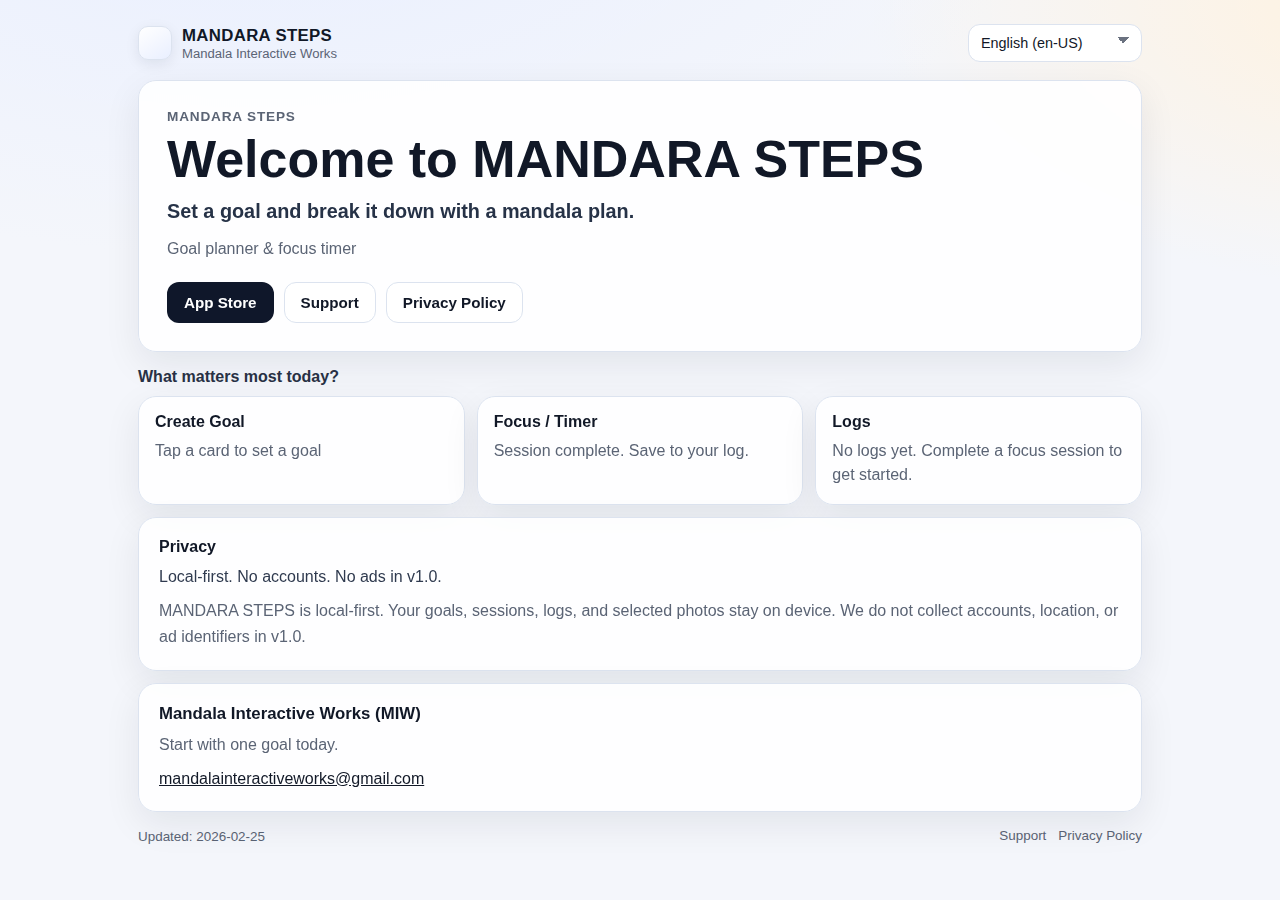
<file: index.html>
<!doctype html>
<html lang="en">
<head>
  <meta charset="utf-8" />
  <meta name="viewport" content="width=device-width, initial-scale=1" />
  <title>MANDARA STEPS | Goal planner & focus timer</title>
  <meta name="description" content="Set a goal and break it down with a mandala plan. Local-first. No accounts. No ads in v1.0." />
  <meta name="robots" content="index,follow" />

  <meta property="og:type" content="website" />
  <meta property="og:site_name" content="Mandala Interactive Works" />
  <meta property="og:title" content="MANDARA STEPS | Goal planner & focus timer" />
  <meta property="og:description" content="Set a goal and break it down with a mandala plan." />
  <meta property="og:url" content="https://mandalainteractiveworks.github.io/" />
  <meta property="og:image" content="https://mandalainteractiveworks.github.io/assets/img/og-cover.png" />

  <meta name="twitter:card" content="summary_large_image" />
  <meta name="twitter:title" content="MANDARA STEPS | Goal planner & focus timer" />
  <meta name="twitter:description" content="Set a goal and break it down with a mandala plan." />
  <meta name="twitter:image" content="https://mandalainteractiveworks.github.io/assets/img/og-cover.png" />

  <link rel="canonical" href="https://mandalainteractiveworks.github.io/" />
  <link rel="alternate" hreflang="x-default" href="https://mandalainteractiveworks.github.io/" />

  <link rel="icon" type="image/png" sizes="16x16" href="/assets/favicon/favicon-16x16.png" />
  <link rel="icon" type="image/png" sizes="32x32" href="/assets/favicon/favicon-32x32.png" />
  <link rel="apple-touch-icon" sizes="180x180" href="/assets/favicon/apple-touch-icon.png" />

  <link rel="stylesheet" href="/assets/css/site.css" />

  <script type="application/ld+json">
  {
    "@context": "https://schema.org",
    "@graph": [
      {
        "@type": "Organization",
        "name": "Mandala Interactive Works",
        "url": "https://mandalainteractiveworks.github.io/",
        "logo": "https://mandalainteractiveworks.github.io/assets/favicon/apple-touch-icon.png",
        "email": "mandalainteractiveworks@gmail.com"
      },
      {
        "@type": "SoftwareApplication",
        "name": "MANDARA STEPS",
        "operatingSystem": "iOS",
        "applicationCategory": "ProductivityApplication",
        "publisher": {
          "@type": "Organization",
          "name": "Mandala Interactive Works"
        },
        "url": "https://apps.apple.com/app/id6758521973"
      }
    ]
  }
  </script>
</head>
<body data-page="home">
  <div class="page">
    <header class="topbar">
      <a class="brand" href="/" data-keep-locale>
        <span class="brand-mark" aria-hidden="true"></span>
        <span>
          <p class="brand-title">MANDARA STEPS</p>
          <p class="brand-sub">Mandala Interactive Works</p>
        </span>
      </a>
      <select class="locale-select" id="locale-select" aria-label="Language"></select>
    </header>

    <main>
      <section class="hero card">
        <p class="hero-eyebrow" data-i18n="appName">MANDARA STEPS</p>
        <h1 data-i18n="heroTitle">Welcome to MANDARA STEPS</h1>
        <p class="hero-subtitle" data-i18n="heroSubtitle">Set a goal and break it down with a mandala plan.</p>
        <p class="hero-tagline" data-i18n="appTagline">Goal planner & focus timer</p>
        <div class="actions">
          <a class="btn primary" data-appstore-link href="https://apps.apple.com/app/id6758521973" target="_blank" rel="noopener noreferrer" data-i18n="ctaAppStore">App Store</a>
          <a class="btn ghost" href="/support.html" data-keep-locale data-i18n="navSupport">Support</a>
          <a class="btn ghost" href="/privacy.html" data-keep-locale data-i18n="navPrivacy">Privacy Policy</a>
        </div>
      </section>

      <section class="features-wrap">
        <h2 class="section-heading" data-i18n="featuresHeading">What matters most today?</h2>
        <div class="features-grid">
          <article class="feature-card card">
            <h2 data-i18n="featureGoalTitle">Create Goal</h2>
            <p data-i18n="featureGoalBody">Tap a card to set a goal</p>
          </article>
          <article class="feature-card card">
            <h2 data-i18n="featureFocusTitle">Focus / Timer</h2>
            <p data-i18n="featureFocusBody">Session complete. Save to your log.</p>
          </article>
          <article class="feature-card card">
            <h2 data-i18n="featureLogsTitle">Logs</h2>
            <p data-i18n="featureLogsBody">No logs yet. Complete a focus session to get started.</p>
          </article>
        </div>
      </section>

      <section class="trust card">
        <h2 data-i18n="trustTitle">Privacy</h2>
        <p data-i18n="trustBody">Local-first. No accounts. No ads in v1.0.</p>
        <p class="muted" data-i18n="trustDetail">MANDARA STEPS is local-first. Your goals, sessions, logs, and selected photos stay on device. We do not collect accounts, location, or ad identifiers in v1.0.</p>
      </section>

      <section class="publisher card">
        <h2 data-i18n="publisherHeading">Mandala Interactive Works (MIW)</h2>
        <p data-i18n="publisherMission">Start with one goal today.</p>
        <p><a href="mailto:mandalainteractiveworks@gmail.com">mandalainteractiveworks@gmail.com</a></p>
      </section>
    </main>

    <footer class="page-footer">
      <span>Updated: <time data-updated-at>2026-02-25</time></span>
      <nav class="footer-links">
        <a href="/support.html" data-keep-locale data-i18n="navSupport">Support</a>
        <a href="/privacy.html" data-keep-locale data-i18n="navPrivacy">Privacy Policy</a>
      </nav>
    </footer>
  </div>

  <script defer src="/assets/js/i18n.js"></script>
  <script defer src="/assets/js/site.js"></script>
</body>
</html>
</file>
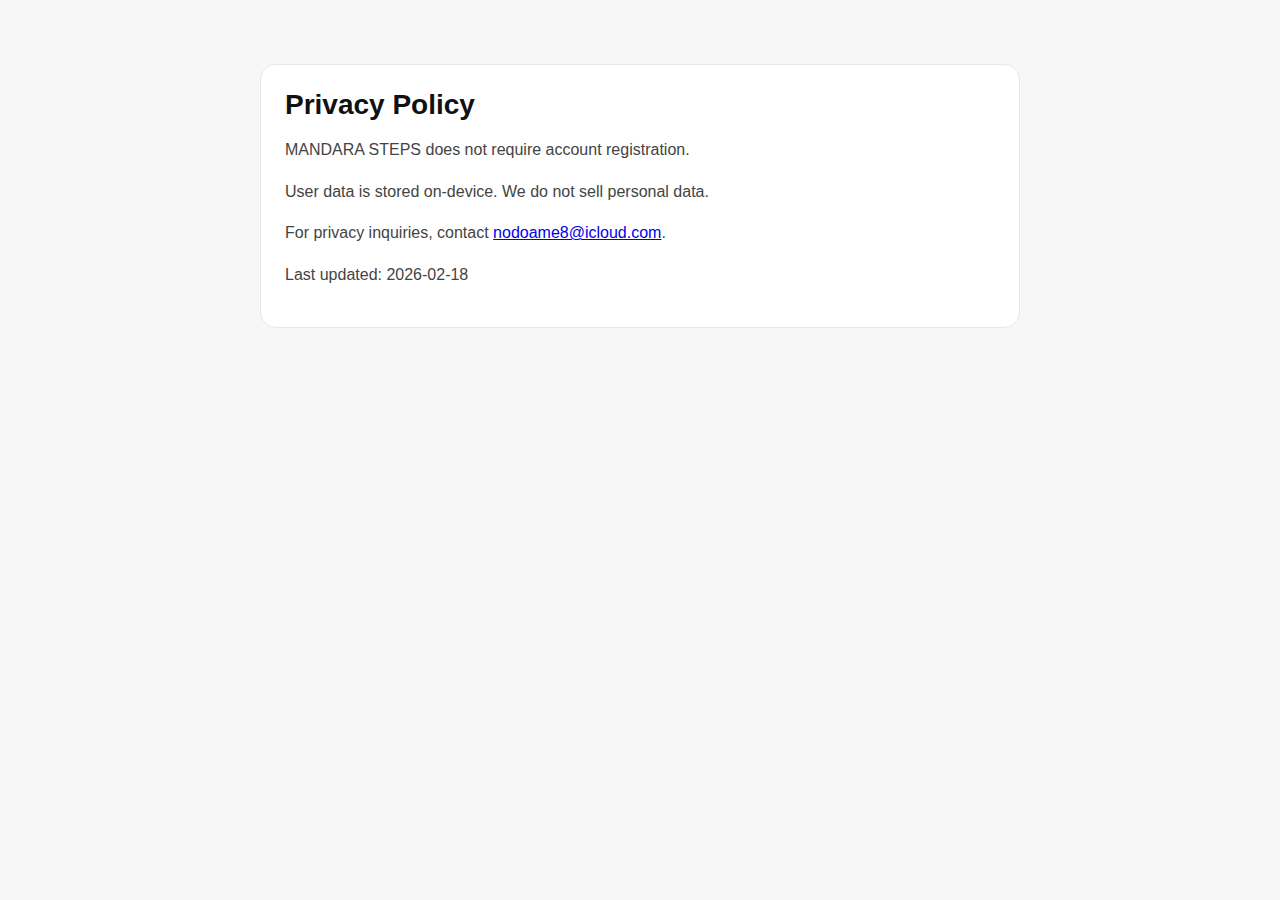
<file: privacy.html>
<!doctype html>
<html lang="en">
<head>
  <meta charset="utf-8" />
  <meta name="viewport" content="width=device-width, initial-scale=1" />
  <title>Privacy Policy | MANDARA STEPS</title>
  <style>
    body{font-family:-apple-system,BlinkMacSystemFont,"Segoe UI",Roboto,sans-serif;background:#f7f7f8;color:#111;margin:0}
    main{max-width:760px;margin:64px auto;padding:0 20px}
    .card{background:#fff;border:1px solid #e8e8ea;border-radius:16px;padding:24px}
    h1{margin:0 0 8px;font-size:28px}
    p,li{line-height:1.6;color:#444}
  </style>
</head>
<body>
  <main>
    <section class="card">
      <h1>Privacy Policy</h1>
      <p>MANDARA STEPS does not require account registration.</p>
      <p>User data is stored on-device. We do not sell personal data.</p>
      <p>For privacy inquiries, contact <a href="mailto:nodoame8@icloud.com">nodoame8@icloud.com</a>.</p>
      <p>Last updated: 2026-02-18</p>
    </section>
  </main>
</body>
</html>
</file>
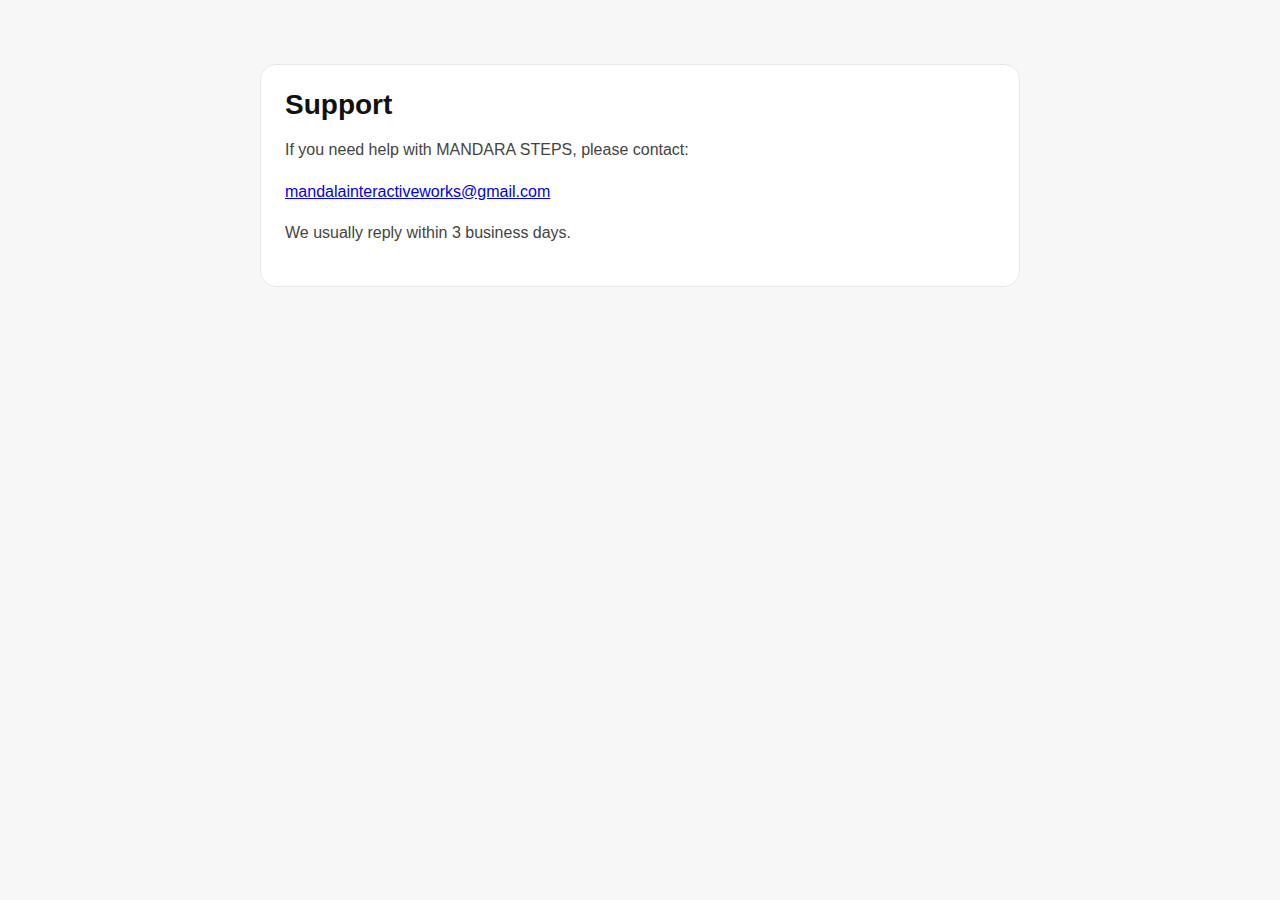
<file: support.html>
<!doctype html>
<html lang="en">
<head>
  <meta charset="utf-8" />
  <meta name="viewport" content="width=device-width, initial-scale=1" />
  <title>Support | MANDARA STEPS</title>
  <style>
    body{font-family:-apple-system,BlinkMacSystemFont,"Segoe UI",Roboto,sans-serif;background:#f7f7f8;color:#111;margin:0}
    main{max-width:760px;margin:64px auto;padding:0 20px}
    .card{background:#fff;border:1px solid #e8e8ea;border-radius:16px;padding:24px}
    h1{margin:0 0 8px;font-size:28px}
    p,li{line-height:1.6;color:#444}
  </style>
</head>
<body>
  <main>
    <section class="card">
      <h1>Support</h1>
      <p>If you need help with MANDARA STEPS, please contact:</p>
      <p><a href="mailto:mandalainteractiveworks@gmail.com">mandalainteractiveworks@gmail.com</a></p>
      <p>We usually reply within 3 business days.</p>
    </section>
  </main>
</body>
</html>
</file>
<file: assets/css/site.css>
:root {
  --bg: #f4f6fb;
  --bg-accent: #e9efff;
  --surface: rgba(255, 255, 255, 0.88);
  --surface-solid: #ffffff;
  --line: #dce3ef;
  --text: #111827;
  --muted: #5b6475;
  --brand: #0f172a;
  --brand-soft: #eef2ff;
  --shadow: 0 12px 36px rgba(15, 23, 42, 0.08);
  --radius-xl: 24px;
  --radius-lg: 18px;
  --radius-md: 14px;
}

* {
  box-sizing: border-box;
}

html,
body {
  margin: 0;
  padding: 0;
}

body {
  font-family: "Avenir Next", "Hiragino Sans", "Noto Sans", "Segoe UI", Roboto, Arial, sans-serif;
  color: var(--text);
  background:
    radial-gradient(1200px 580px at 20% -120px, var(--bg-accent) 0%, transparent 65%),
    radial-gradient(900px 480px at 110% 0%, #fff2df 0%, transparent 60%),
    var(--bg);
  min-height: 100vh;
}

a {
  color: inherit;
}

.page {
  max-width: 1040px;
  margin: 0 auto;
  padding: 24px 18px 42px;
}

.topbar {
  display: flex;
  align-items: center;
  justify-content: space-between;
  gap: 12px;
  margin-bottom: 18px;
}

.brand {
  display: inline-flex;
  align-items: center;
  gap: 10px;
  text-decoration: none;
}

.brand-mark {
  width: 34px;
  height: 34px;
  border-radius: 10px;
  border: 1px solid var(--line);
  background: linear-gradient(145deg, #ffffff, #e9efff);
  box-shadow: 0 4px 14px rgba(15, 23, 42, 0.08);
}

.brand-title {
  margin: 0;
  font-size: 1.05rem;
  letter-spacing: 0.02em;
  font-weight: 800;
}

.brand-sub {
  margin: 0;
  color: var(--muted);
  font-size: 0.82rem;
}

.locale-select {
  appearance: none;
  border: 1px solid var(--line);
  background: var(--surface-solid);
  color: var(--text);
  border-radius: 12px;
  padding: 10px 36px 10px 12px;
  font-size: 0.9rem;
  background-image: linear-gradient(45deg, transparent 50%, #6b7280 50%), linear-gradient(135deg, #6b7280 50%, transparent 50%);
  background-position: calc(100% - 18px) calc(50% - 3px), calc(100% - 12px) calc(50% - 3px);
  background-size: 6px 6px, 6px 6px;
  background-repeat: no-repeat;
}

.card {
  background: var(--surface);
  border: 1px solid var(--line);
  border-radius: var(--radius-lg);
  box-shadow: var(--shadow);
  backdrop-filter: blur(6px);
}

.hero {
  padding: 28px;
}

.hero-eyebrow {
  margin: 0;
  font-size: 0.85rem;
  color: var(--muted);
  letter-spacing: 0.06em;
  text-transform: uppercase;
  font-weight: 700;
}

.hero h1 {
  margin: 8px 0 10px;
  font-size: clamp(2.1rem, 6vw, 3.25rem);
  line-height: 1.06;
}

.hero-subtitle {
  margin: 0;
  font-size: clamp(1.02rem, 2.4vw, 1.24rem);
  color: #263247;
  line-height: 1.5;
  font-weight: 600;
}

.hero-tagline {
  margin: 10px 0 0;
  color: var(--muted);
  line-height: 1.55;
}

.actions {
  margin-top: 20px;
  display: flex;
  flex-wrap: wrap;
  gap: 10px;
}

.btn {
  display: inline-flex;
  align-items: center;
  justify-content: center;
  border-radius: 12px;
  border: 1px solid transparent;
  text-decoration: none;
  padding: 11px 16px;
  font-size: 0.95rem;
  font-weight: 700;
  transition: all 0.2s ease;
}

.btn.primary {
  background: var(--brand);
  color: #fff;
}

.btn.primary:hover {
  transform: translateY(-1px);
}

.btn.ghost {
  background: var(--surface-solid);
  border-color: var(--line);
  color: var(--text);
}

.features-wrap {
  margin-top: 16px;
}

.section-heading {
  margin: 0 0 10px;
  color: #293246;
  font-size: 1rem;
  font-weight: 700;
}

.features-grid {
  display: grid;
  grid-template-columns: repeat(3, minmax(0, 1fr));
  gap: 12px;
}

.feature-card {
  padding: 16px;
}

.feature-card h2 {
  margin: 0 0 8px;
  font-size: 1rem;
}

.feature-card p {
  margin: 0;
  color: var(--muted);
  line-height: 1.55;
}

.trust {
  margin-top: 12px;
  padding: 20px;
}

.trust h2 {
  margin: 0 0 8px;
  font-size: 1rem;
}

.trust p {
  margin: 0;
  line-height: 1.62;
  color: #2f3a4f;
}

.trust .muted {
  margin-top: 8px;
  color: var(--muted);
}

.publisher {
  margin-top: 12px;
  padding: 20px;
}

.publisher h2 {
  margin: 0;
  font-size: 1.05rem;
}

.publisher p {
  margin: 8px 0 0;
  line-height: 1.6;
  color: var(--muted);
}

.publisher a {
  color: var(--text);
}

.page-footer {
  margin-top: 16px;
  display: flex;
  flex-wrap: wrap;
  justify-content: space-between;
  align-items: center;
  gap: 8px 14px;
  font-size: 0.84rem;
  color: var(--muted);
}

.footer-links {
  display: inline-flex;
  gap: 12px;
}

.footer-links a {
  text-decoration: none;
  border-bottom: 1px solid transparent;
}

.footer-links a:hover {
  border-bottom-color: #9aa4b8;
}

.simple-page .content {
  margin-top: 12px;
  display: grid;
  gap: 12px;
}

.simple-page .main-card {
  padding: 24px;
}

.simple-page h1 {
  margin: 0;
  font-size: clamp(1.7rem, 4.6vw, 2.5rem);
}

.simple-page p {
  color: var(--muted);
  line-height: 1.65;
}

.legal {
  padding: 20px;
}

.legal h2 {
  margin: 0 0 8px;
  font-size: 1.02rem;
}

.legal p,
.legal li {
  margin: 0;
  color: var(--muted);
  line-height: 1.65;
}

.legal ul {
  margin: 0;
  padding-inline-start: 20px;
  display: grid;
  gap: 8px;
}

@media (max-width: 900px) {
  .features-grid {
    grid-template-columns: 1fr;
  }
}

@media (max-width: 640px) {
  .page {
    padding-top: 18px;
  }

  .hero,
  .feature-card,
  .trust,
  .publisher,
  .simple-page .main-card,
  .legal {
    padding: 16px;
  }

  .topbar {
    align-items: flex-start;
    flex-direction: column;
  }
}

html[dir="rtl"] .topbar {
  flex-direction: row-reverse;
}

html[dir="rtl"] .actions {
  flex-direction: row-reverse;
}

html[dir="rtl"] .footer-links {
  flex-direction: row-reverse;
}

html[dir="rtl"] .locale-select {
  background-position: 12px calc(50% - 3px), 18px calc(50% - 3px);
  padding: 10px 12px 10px 36px;
}
</file>
